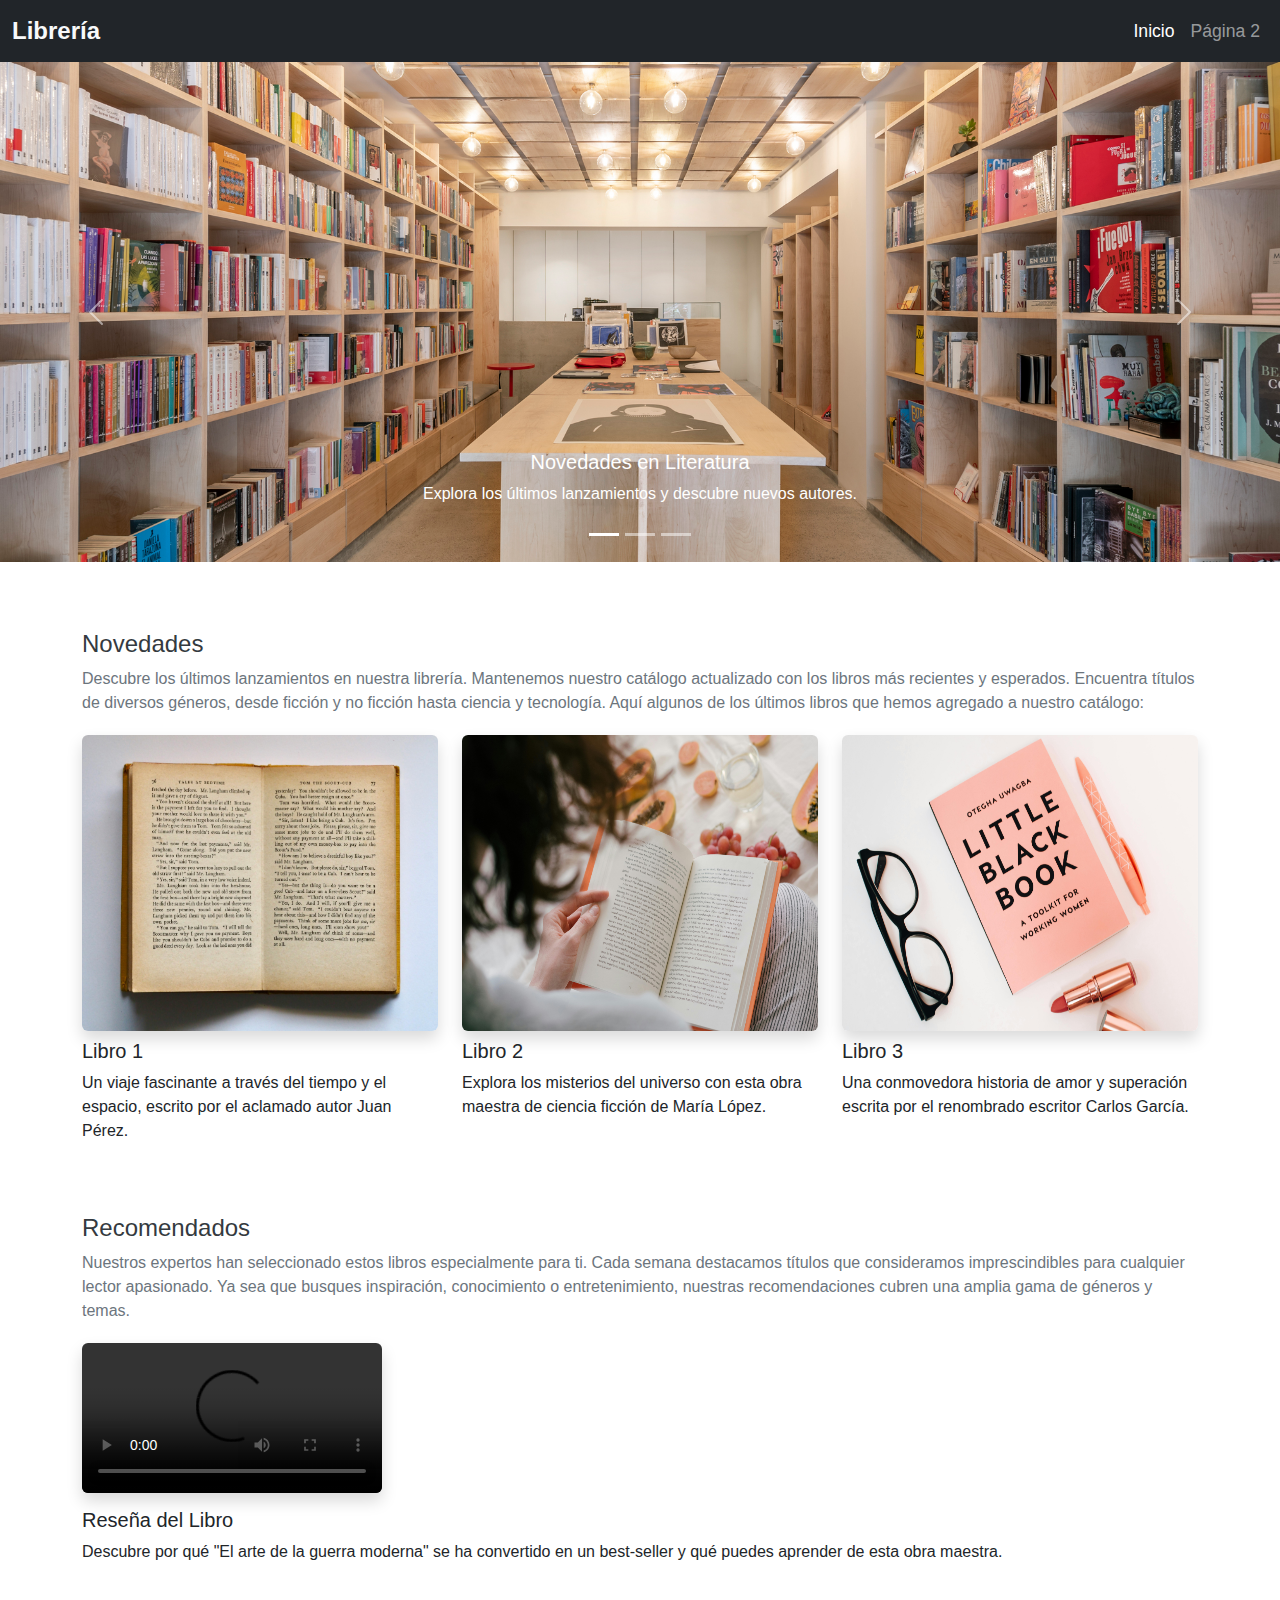
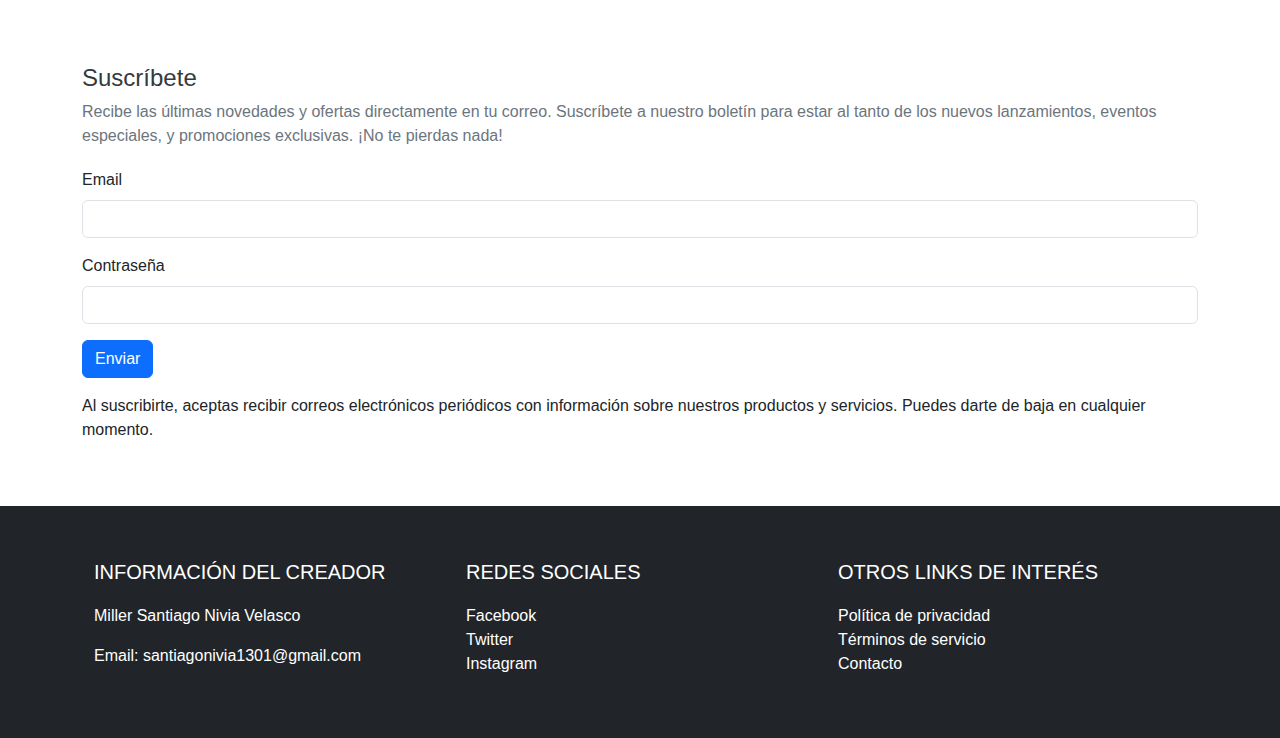
<file: index.html>
<!DOCTYPE html>
<html lang="es">
<head>
    <meta charset="UTF-8">
    <meta name="viewport" content="width=device-width, initial-scale=1.0">
    <title>Librería - Inicio</title>
    <link href="https://cdn.jsdelivr.net/npm/bootstrap@5.3.0/dist/css/bootstrap.min.css" rel="stylesheet">
    <link rel="stylesheet" href="css/styles.css">
</head>
<body>
    <!-- Barra de navegación -->
    <nav class="navbar navbar-expand-lg navbar-dark bg-dark">
        <div class="container-fluid">
            <a class="navbar-brand" href="index.html">Librería</a>
            <button class="navbar-toggler" type="button" data-bs-toggle="collapse" data-bs-target="#navbarNav" aria-controls="navbarNav" aria-expanded="false" aria-label="Toggle navigation">
                <span class="navbar-toggler-icon"></span>
            </button>
            <div class="collapse navbar-collapse" id="navbarNav">
                <ul class="navbar-nav ms-auto">
                    <li class="nav-item">
                        <a class="nav-link active" aria-current="page" href="index.html">Inicio</a>
                    </li>
                    <li class="nav-item">
                        <a class="nav-link" href="pagina.html">Página 2</a>
                    </li>
                </ul>
            </div>
        </div>
    </nav>

    <!-- Carousel -->
    <div id="carouselExampleIndicators" class="carousel slide" data-bs-ride="carousel">
        <div class="carousel-indicators">
            <button type="button" data-bs-target="#carouselExampleIndicators" data-bs-slide-to="0" class="active" aria-current="true" aria-label="Slide 1"></button>
            <button type="button" data-bs-target="#carouselExampleIndicators" data-bs-slide-to="1" aria-label="Slide 2"></button>
            <button type="button" data-bs-target="#carouselExampleIndicators" data-bs-slide-to="2" aria-label="Slide 3"></button>
        </div>
        <div class="carousel-inner">
            <div class="carousel-item active">
                <img src="images/carousel1.jpg" class="d-block w-100" alt="Imagen 1">
                <div class="carousel-caption d-none d-md-block">
                    <h5>Novedades en Literatura</h5>
                    <p>Explora los últimos lanzamientos y descubre nuevos autores.</p>
                </div>
            </div>
            <div class="carousel-item">
                <img src="images/carousel2.jpg" class="d-block w-100" alt="Imagen 2">
                <div class="carousel-caption d-none d-md-block">
                    <h5>Recomendaciones de la Semana</h5>
                    <p>Libros seleccionados por nuestros expertos para ti.</p>
                </div>
            </div>
            <div class="carousel-item">
                <img src="images/carousel3.jpeg" class="d-block w-100" alt="Imagen 3">
                <div class="carousel-caption d-none d-md-block">
                    <h5>Eventos y Firmas de Libros</h5>
                    <p>Conoce a tus autores favoritos y participa en nuestros eventos.</p>
                </div>
            </div>
        </div>
        <button class="carousel-control-prev" type="button" data-bs-target="#carouselExampleIndicators" data-bs-slide="prev">
            <span class="carousel-control-prev-icon" aria-hidden="true"></span>
            <span class="visually-hidden">Anterior</span>
        </button>
        <button class="carousel-control-next" type="button" data-bs-target="#carouselExampleIndicators" data-bs-slide="next">
            <span class="carousel-control-next-icon" aria-hidden="true"></span>
            <span class="visually-hidden">Siguiente</span>
        </button>
    </div>

    <!-- Secciones de contenido -->
    <div class="container mt-5">
        <!-- Sección de Novedades -->
        <div class="row mb-5">
            <div class="col-12">
                <h2 class="section-title">Novedades</h2>
                <p class="section-description">Descubre los últimos lanzamientos en nuestra librería. Mantenemos nuestro catálogo actualizado con los libros más recientes y esperados. Encuentra títulos de diversos géneros, desde ficción y no ficción hasta ciencia y tecnología. Aquí algunos de los últimos libros que hemos agregado a nuestro catálogo:</p>
                <div class="row">
                    <div class="col-md-4 mb-3">
                        <img src="images/libro1.jpg" class="img-fluid rounded shadow h-75" alt="Novedad 1">
                        <h5 class="mt-2">Libro 1</h5>
                        <p>Un viaje fascinante a través del tiempo y el espacio, escrito por el aclamado autor Juan Pérez.</p>
                    </div>
                    <div class="col-md-4 mb-3">
                        <img src="images/libro2.jpg" class="img-fluid rounded shadow h-75" alt="Novedad 2">
                        <h5 class="mt-2">Libro 2</h5>
                        <p>Explora los misterios del universo con esta obra maestra de ciencia ficción de María López.</p>
                    </div>
                    <div class="col-md-4 mb-3">
                        <img src="images/libro3.jpg" class="img-fluid rounded shadow h-75" alt="Novedad 3">
                        <h5 class="mt-2">Libro 3</h5>
                        <p>Una conmovedora historia de amor y superación escrita por el renombrado escritor Carlos García.</p>
                    </div>
                </div>
            </div>
        </div>

        <!-- Sección de Recomendados -->
        <div class="row mb-5">
            <div class="col-12">
                <h2 class="section-title">Recomendados</h2>
                <p class="section-description">Nuestros expertos han seleccionado estos libros especialmente para ti. Cada semana destacamos títulos que consideramos imprescindibles para cualquier lector apasionado. Ya sea que busques inspiración, conocimiento o entretenimiento, nuestras recomendaciones cubren una amplia gama de géneros y temas.</p>
                <div class="row d-flex justify-content-center">
                    <div class="col-md-12 mb-3 w-100 w-md-50">
                        <video controls class="img-fluid rounded shadow">
                            <source src="https://videos.pexels.com/video-files/2795307/2795307-uhd_2560_1440_25fps.mp4" type="video/mp4">
                            Tu navegador no soporta la reproducción de videos.
                        </video>
                        <h5 class="mt-2">Reseña del Libro</h5>
                        <p>Descubre por qué "El arte de la guerra moderna" se ha convertido en un best-seller y qué puedes aprender de esta obra maestra.</p>
                    </div>
                </div>
            </div>
        </div>

        <!-- Sección de Suscripciones -->
        <div class="row mb-5 justify-content-center">
            <div class="col-12 w-100 w-md-75">
                <h2 class="section-title">Suscríbete</h2>
                <p class="section-description">Recibe las últimas novedades y ofertas directamente en tu correo. Suscríbete a nuestro boletín para estar al tanto de los nuevos lanzamientos, eventos especiales, y promociones exclusivas. ¡No te pierdas nada!</p>
                <form>
                    <div class="mb-3">
                        <label for="inputEmail" class="form-label">Email</label>
                        <input type="email" class="form-control" id="inputEmail" aria-describedby="emailHelp">
                    </div>
                    <div class="mb-3">
                        <label for="inputPassword" class="form-label">Contraseña</label>
                        <input type="password" class="form-control" id="inputPassword">
                    </div>
                    <button type="submit" class="btn btn-primary">Enviar</button>
                </form>
                <p class="mt-3">Al suscribirte, aceptas recibir correos electrónicos periódicos con información sobre nuestros productos y servicios. Puedes darte de baja en cualquier momento.</p>
            </div>
        </div>
    </div>

    <!-- Footer -->
    <footer class="bg-dark text-white text-center text-lg-start mt-5">
        <div class="container p-4">
            <div class="row">
                <div class="col-lg-4 col-md-6 mb-4 mb-md-0">
                    <h5 class="text-uppercase">Información del creador</h5>
                    <p>Miller Santiago Nivia Velasco</p>
                    <p>Email: santiagonivia1301@gmail.com</p>
                </div>
                <div class="col-lg-4 col-md-6 mb-4 mb-md-0">
                    <h5 class="text-uppercase">Redes sociales</h5>
                    <ul class="list-unstyled mb-0">
                        <li><a href="#!" class="text-white">Facebook</a></li>
                        <li><a href="#!" class="text-white">Twitter</a></li>
                        <li><a href="#!" class="text-white">Instagram</a></li>
                    </ul>
                </div>
                <div class="col-lg-4 col-md-6 mb-4 mb-md-0">
                    <h5 class="text-uppercase">Otros links de interés</h5>
                    <ul class="list-unstyled mb-0">
                        <li><a href="#!" class="text-white">Política de privacidad</a></li>
                        <li><a href="#!" class="text-white">Términos de servicio</a></li>
                        <li><a href="#!" class="text-white">Contacto</a></li>
                    </ul>
                </div>
            </div>
        </div>
    </footer>

    <script src="https://cdn.jsdelivr.net/npm/bootstrap@5.3.0/dist/js/bootstrap.bundle.min.js"></script>
</body>
</html>
</file>
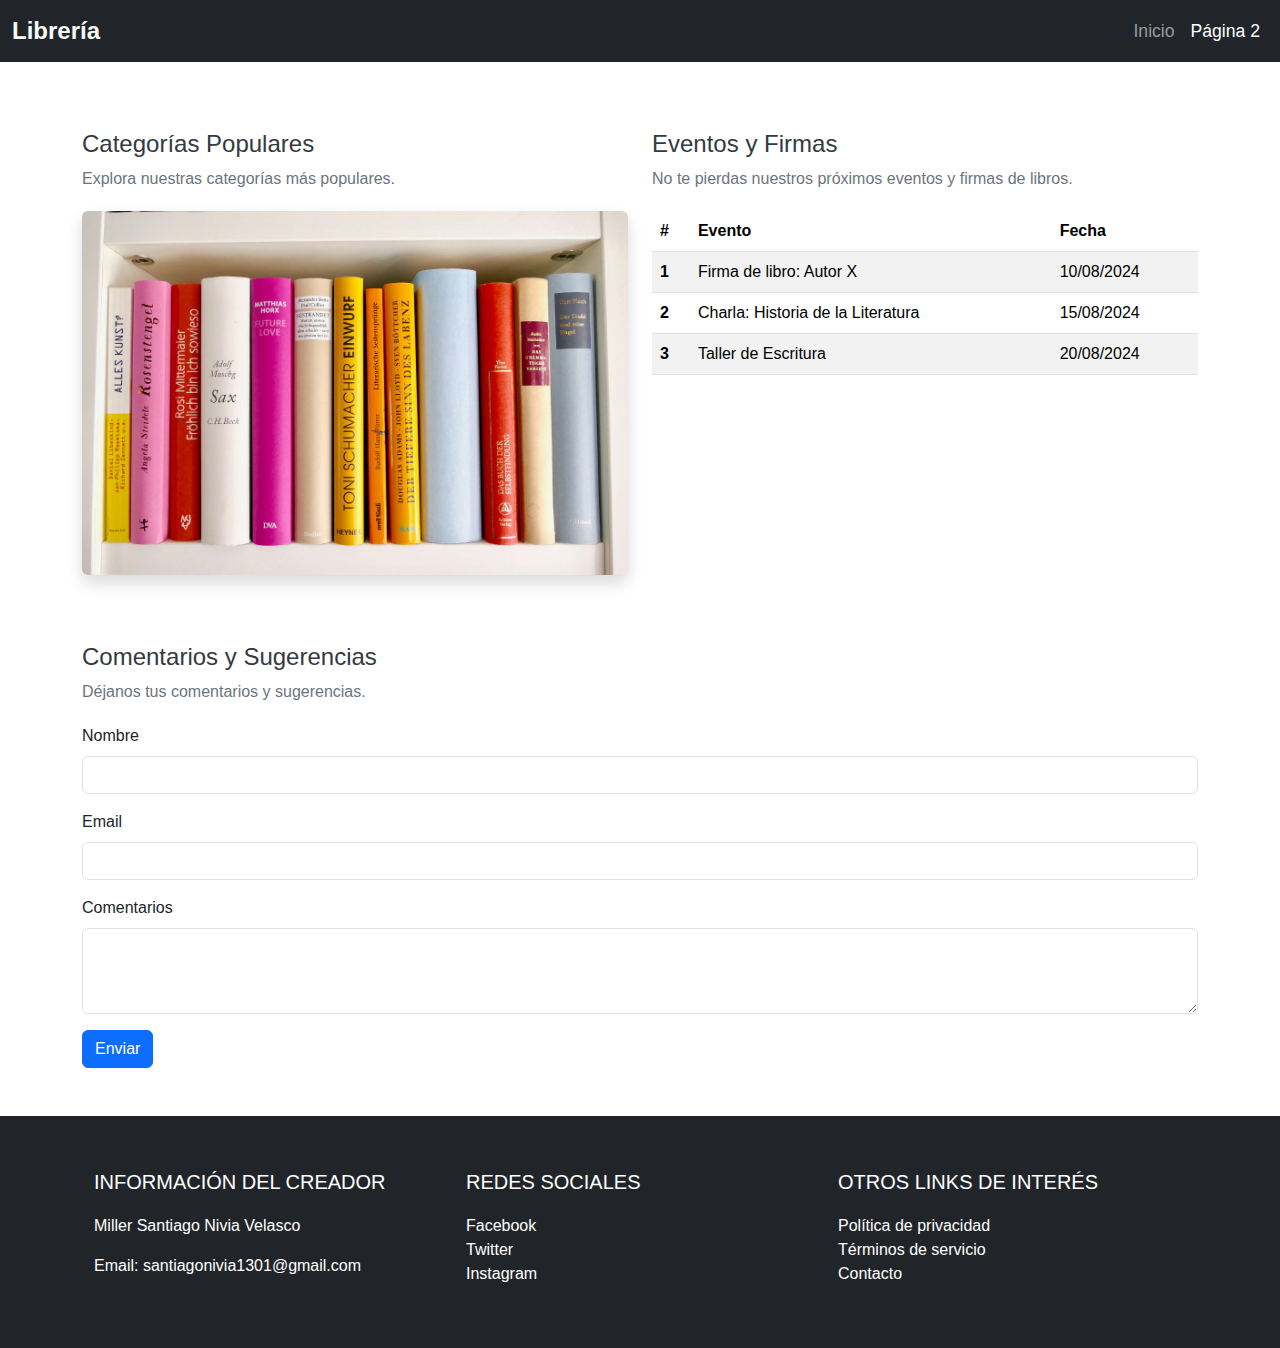
<file: pagina.html>
<!DOCTYPE html>
<html lang="es">
<head>
    <meta charset="UTF-8">
    <meta name="viewport" content="width=device-width, initial-scale=1.0">
    <title>Librería - Página 2</title>
    <link href="https://cdn.jsdelivr.net/npm/bootstrap@5.3.0/dist/css/bootstrap.min.css" rel="stylesheet">
    <link rel="stylesheet" href="css/styles.css">
</head>
<body>
    <!-- Barra de navegación -->
    <nav class="navbar navbar-expand-lg navbar-dark bg-dark">
        <div class="container-fluid">
            <a class="navbar-brand" href="index.html">Librería</a>
            <button class="navbar-toggler" type="button" data-bs-toggle="collapse" data-bs-target="#navbarNav" aria-controls="navbarNav" aria-expanded="false" aria-label="Toggle navigation">
                <span class="navbar-toggler-icon"></span>
            </button>
            <div class="collapse navbar-collapse" id="navbarNav">
                <ul class="navbar-nav ms-auto">
                    <li class="nav-item">
                        <a class="nav-link" href="index.html">Inicio</a>
                    </li>
                    <li class="nav-item">
                        <a class="nav-link active" aria-current="page" href="pagina2.html">Página 2</a>
                    </li>
                </ul>
            </div>
        </div>
    </nav>

    <!-- Contenido de la Página 2 -->
    <div class="container mt-5">
        <div class="row">
            <div class="col-md-6">
                <h2 class="section-title">Categorías Populares</h2>
                <p class="section-description">Explora nuestras categorías más populares.</p>
                <img src="images/categorias-libros.jpg" class="img-fluid rounded shadow w-100 w-md-75" alt="Imagen de la sección 1">
            </div>
            <div class="col-md-6">
                <h2 class="section-title">Eventos y Firmas</h2>
                <p class="section-description">No te pierdas nuestros próximos eventos y firmas de libros.</p>
                <table class="table table-striped">
                    <thead>
                        <tr>
                            <th scope="col">#</th>
                            <th scope="col">Evento</th>
                            <th scope="col">Fecha</th>
                        </tr>
                    </thead>
                    <tbody>
                        <tr>
                            <th scope="row">1</th>
                            <td>Firma de libro: Autor X</td>
                            <td>10/08/2024</td>
                        </tr>
                        <tr>
                            <th scope="row">2</th>
                            <td>Charla: Historia de la Literatura</td>
                            <td>15/08/2024</td>
                        </tr>
                        <tr>
                            <th scope="row">3</th>
                            <td>Taller de Escritura</td>
                            <td>20/08/2024</td>
                        </tr>
                    </tbody>
                </table>
            </div>
            <div class="col-md-12 mt-5">
                <h2 class="section-title">Comentarios y Sugerencias</h2>
                <p class="section-description">Déjanos tus comentarios y sugerencias.</p>
                <form>
                    <div class="mb-3">
                        <label for="inputNombre" class="form-label">Nombre</label>
                        <input type="text" class="form-control" id="inputNombre">
                    </div>
                    <div class="mb-3">
                        <label for="inputEmail" class="form-label">Email</label>
                        <input type="email" class="form-control" id="inputEmail">
                    </div>
                    <div class="mb-3">
                        <label for="inputComentarios" class="form-label">Comentarios</label>
                        <textarea class="form-control" id="inputComentarios" rows="3"></textarea>
                    </div>
                    <button type="submit" class="btn btn-primary">Enviar</button>
                </form>
            </div>
        </div>
    </div>

    <!-- Footer -->
    <footer class="bg-dark text-white text-center text-lg-start mt-5">
        <div class="container p-4">
            <div class="row">
                <div class="col-lg-4 col-md-6 mb-4 mb-md-0">
                    <h5 class="text-uppercase">Información del creador</h5>
                    <p>Miller Santiago Nivia Velasco</p>
                    <p>Email: santiagonivia1301@gmail.com</p>
                </div>
                <div class="col-lg-4 col-md-6 mb-4 mb-md-0">
                    <h5 class="text-uppercase">Redes sociales</h5>
                    <ul class="list-unstyled mb-0">
                        <li><a href="#!" class="text-white">Facebook</a></li>
                        <li><a href="#!" class="text-white">Twitter</a></li>
                        <li><a href="#!" class="text-white">Instagram</a></li>
                    </ul>
                </div>
                <div class="col-lg-4 col-md-6 mb-4 mb-md-0">
                    <h5 class="text-uppercase">Otros links de interés</h5>
                    <ul class="list-unstyled mb-0">
                        <li><a href="#!" class="text-white">Política de privacidad</a></li>
                        <li><a href="#!" class="text-white">Términos de servicio</a></li>
                        <li><a href="#!" class="text-white">Contacto</a></li>
                    </ul>
                </div>
            </div>
        </div>
    </footer>

    <script src="https://cdn.jsdelivr.net/npm/bootstrap@5.3.0/dist/js/bootstrap.bundle.min.js"></script>
</body>
</html>
</file>
<file: css/styles.css>
/* styles.css */

/* Estilos personalizados */
body {
    font-family: 'Roboto', sans-serif;
}

.navbar-brand {
    font-size: 1.5rem;
    font-weight: bold;
    color: #f8f9fa;
}

.nav-link {
    font-size: 1.1rem;
}

.carousel-item img {
    height: 500px;
    object-fit: cover;
}

.section-title {
    font-size: 1.5rem;
    margin-top: 20px;
    color: #343a40;
}

.section-description {
    margin-bottom: 20px;
    color: #6c757d;
}

footer {
    background-color: #343a40;
    color: #f8f9fa;
    padding: 30px 0;
}

footer h5 {
    margin-bottom: 20px;
}

footer a {
    color: #f8f9fa;
    text-decoration: none;
}

footer a:hover {
    text-decoration: underline;
}
</file>
